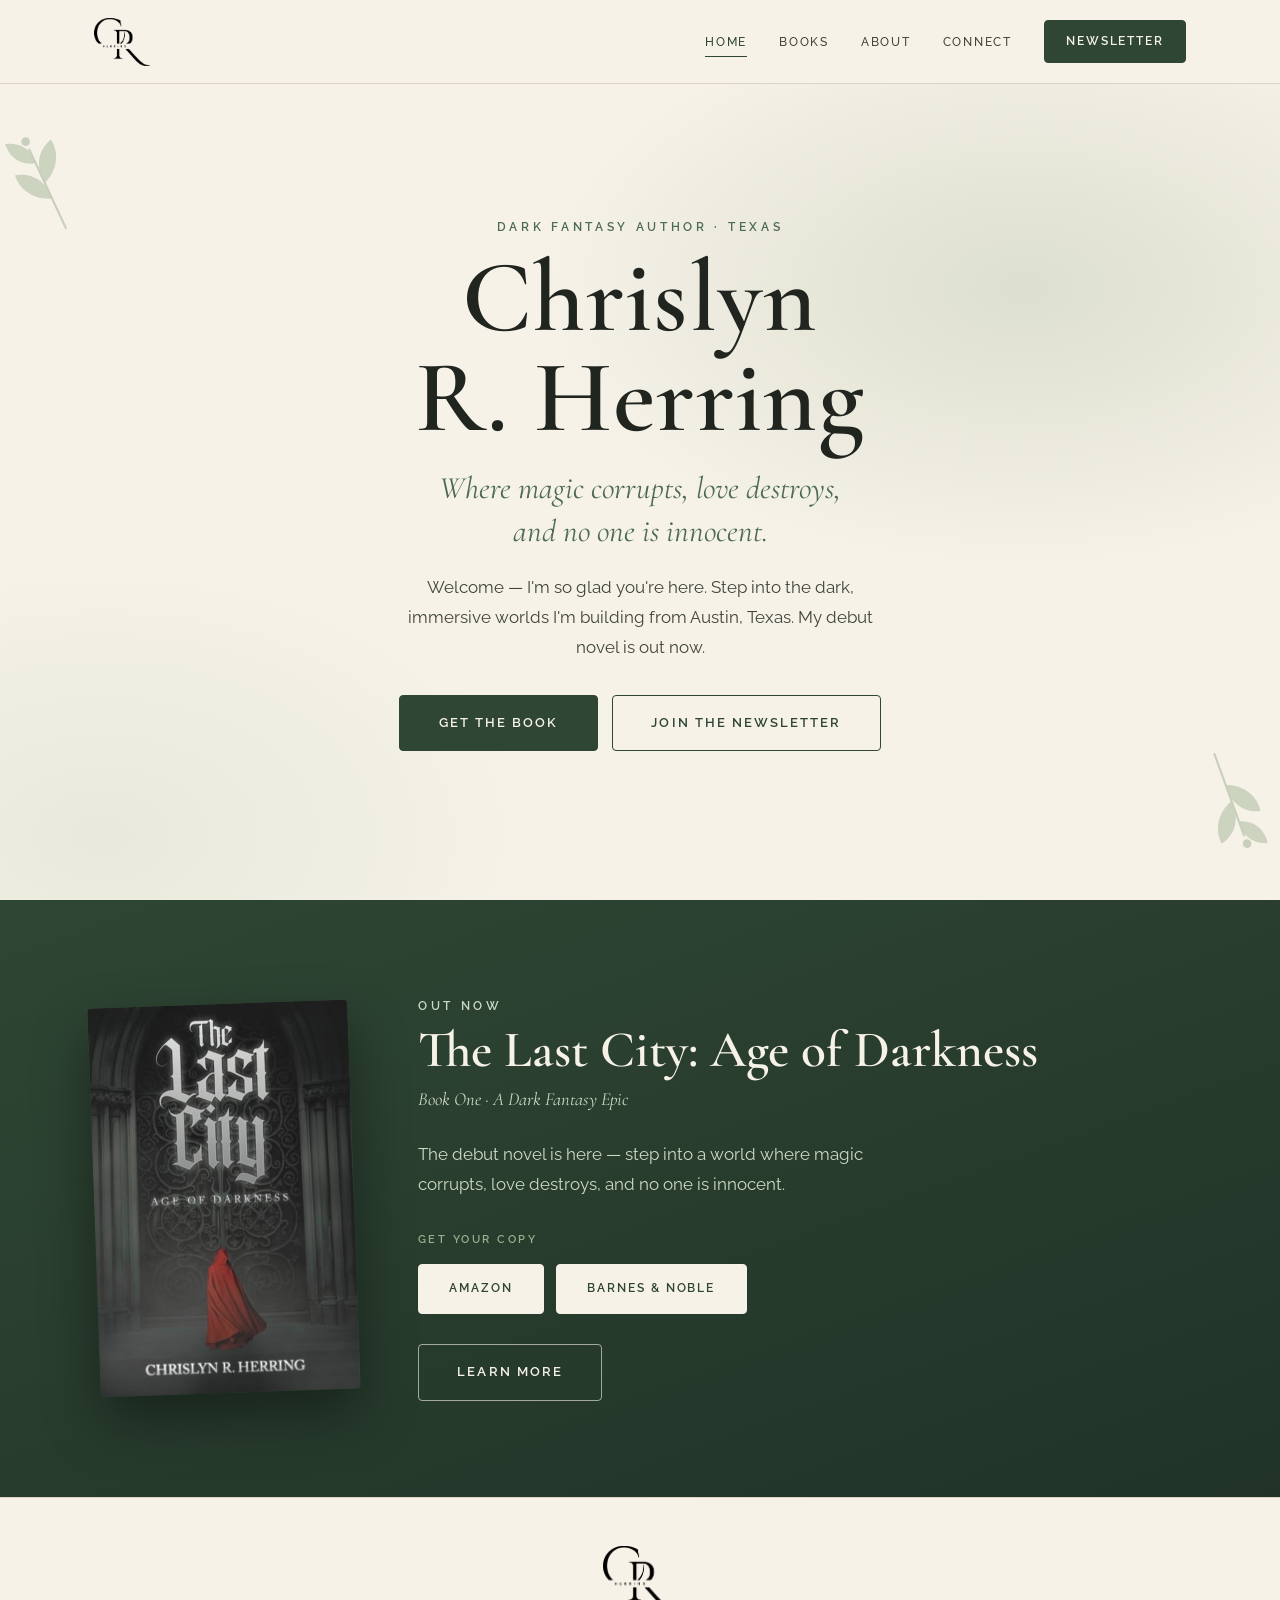
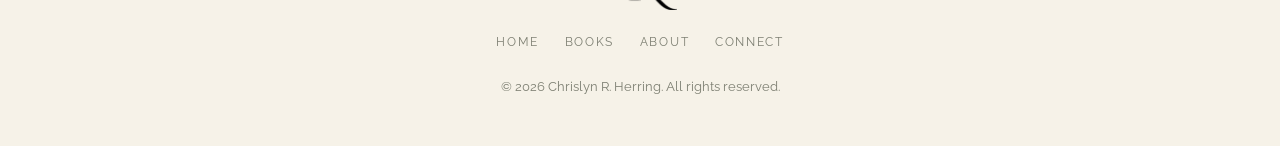
<file: index.html>
<!DOCTYPE html>
<html lang="en">
<head>
    <meta charset="UTF-8">
    <meta name="viewport" content="width=device-width, initial-scale=1.0">
    <meta name="description" content="Chrislyn R. Herring is a dark fantasy author from Texas. Her debut novel, The Last City: Age of Darkness, is out now — read it and join the newsletter.">
    <meta name="author" content="Chrislyn R. Herring">
    <meta property="og:title" content="Chrislyn R. Herring — Dark Fantasy Author">
    <meta property="og:description" content="Dark fantasy author from Texas. Her debut novel is out now — read it and join the newsletter.">
    <meta property="og:image" content="https://www.chrislynrherring.com/images/author.jpg">
    <meta property="og:type" content="website">
    <meta property="og:url" content="https://www.chrislynrherring.com/">
    <meta name="twitter:card" content="summary_large_image">
    <meta name="theme-color" content="#f6f2e8">
    <title>Chrislyn R. Herring — Dark Fantasy Author</title>
    <link rel="canonical" href="https://www.chrislynrherring.com/">
    <link rel="icon" type="image/png" href="images/favicon.png">
    <link rel="apple-touch-icon" href="images/apple-touch-icon.png">
    <link rel="preconnect" href="https://fonts.googleapis.com">
    <link rel="preconnect" href="https://fonts.gstatic.com" crossorigin>
    <link href="https://fonts.googleapis.com/css2?family=Cormorant+Garamond:ital,wght@0,400;0,500;0,600;1,400;1,500&family=Raleway:wght@300;400;500;600&display=swap" rel="stylesheet">
    <link rel="stylesheet" href="styles.css">
</head>
<body>

    <a href="#main" class="skip-link">Skip to content</a>

    <header class="nav" id="nav">
        <div class="nav__inner">
            <a href="index.html" class="nav__logo" aria-label="Chrislyn R. Herring — home">
                <img src="images/logo.png" alt="CR Herring monogram" class="nav__logo-img" width="605" height="519">
            </a>
            <button class="nav__toggle" id="navToggle" aria-label="Open menu" aria-expanded="false" aria-controls="navMenu"><span></span><span></span><span></span></button>
            <nav class="nav__menu" id="navMenu">
                <a href="index.html" class="nav__link nav__link--active">Home</a>
                <a href="books.html" class="nav__link">Books</a>
                <a href="about.html" class="nav__link">About</a>
                <a href="connect.html" class="nav__link">Connect</a>
                <a href="connect.html" class="btn btn--solid nav__cta">Newsletter</a>
            </nav>
        </div>
    </header>

    <main id="main">

    <!-- HERO: welcome -->
    <section class="hero">
        <svg class="hero__sprig hero__sprig--tl" viewBox="0 0 120 120" aria-hidden="true"><use href="#sprig"></use></svg>
        <svg class="hero__sprig hero__sprig--br" viewBox="0 0 120 120" aria-hidden="true"><use href="#sprig"></use></svg>
        <div class="hero__inner">
            <p class="eyebrow">Dark Fantasy Author &middot; Texas</p>
            <h1 class="hero__name">Chrislyn<br>R. Herring</h1>
            <p class="hero__tagline">Where magic corrupts, love destroys, and no one is innocent.</p>
            <p class="hero__intro">Welcome &mdash; I'm so glad you're here. Step into the dark, immersive worlds I'm building from Austin, Texas. My debut novel is out now.</p>
            <div class="hero__cta">
                <a href="books.html" class="btn btn--solid btn--lg">Get the Book</a>
                <a href="connect.html" class="btn btn--ghost btn--lg">Join the Newsletter</a>
            </div>
        </div>
    </section>

    <!-- HOME HIGHLIGHT: released book + buy links -->
    <section class="highlight">
        <div class="wrap highlight__inner">
            <div class="highlight__cover reveal">
                <a href="books.html"><img src="images/book-cover.jpg" alt="The Last City: Age of Darkness — book cover" width="464" height="695" loading="lazy"></a>
            </div>
            <div class="highlight__text reveal">
                <p class="eyebrow eyebrow--light">Out Now</p>
                <h2 class="highlight__title">The Last City: Age of Darkness</h2>
                <p class="highlight__sub">Book One &middot; A Dark Fantasy Epic</p>
                <p class="highlight__blurb">The debut novel is here &mdash; step into a world where magic corrupts, love destroys, and no one is innocent.</p>
                <div class="buylinks">
                    <p class="buylinks__label">Get your copy</p>
                    <div class="buylinks__row">
                        <a href="https://a.co/d/0ab5CdW2" class="btn buylink" target="_blank" rel="noopener">Amazon</a>
                        <a href="https://www.barnesandnoble.com/w/the-last-city-chrislyn-r-herring/1150711027?ean=9781637848234" class="btn buylink" target="_blank" rel="noopener">Barnes &amp; Noble</a>
                    </div>
                </div>
                <a href="books.html" class="btn btn--light btn--lg">Learn More</a>
            </div>
        </div>
    </section>

    </main>

    <footer class="footer">
        <div class="wrap footer__inner">
            <img src="images/logo.png" alt="CR Herring monogram" class="footer__logo" width="605" height="519">
            <nav class="footer__nav">
                <a href="index.html">Home</a>
                <a href="books.html">Books</a>
                <a href="about.html">About</a>
                <a href="connect.html">Connect</a>
            </nav>
            <p class="footer__copy">&copy; 2026 Chrislyn R. Herring. All rights reserved.</p>
        </div>
    </footer>

    <svg width="0" height="0" style="position:absolute" aria-hidden="true">
        <symbol id="sprig" viewBox="0 0 120 120">
            <g fill="none" stroke="currentColor" stroke-width="2" stroke-linecap="round">
                <path d="M60 110 C60 80 60 55 60 30"/>
                <path d="M60 80 C44 74 36 60 38 46 C54 50 62 64 60 80Z" fill="currentColor" stroke="none" opacity=".9"/>
                <path d="M60 64 C76 58 84 44 82 30 C66 34 58 48 60 64Z" fill="currentColor" stroke="none" opacity=".9"/>
                <path d="M60 44 C46 40 40 28 42 16 C56 20 62 32 60 44Z" fill="currentColor" stroke="none" opacity=".9"/>
                <circle cx="60" cy="22" r="4" fill="currentColor" stroke="none"/>
            </g>
        </symbol>
    </svg>

    <script src="script.js"></script>
</body>
</html>
</file>
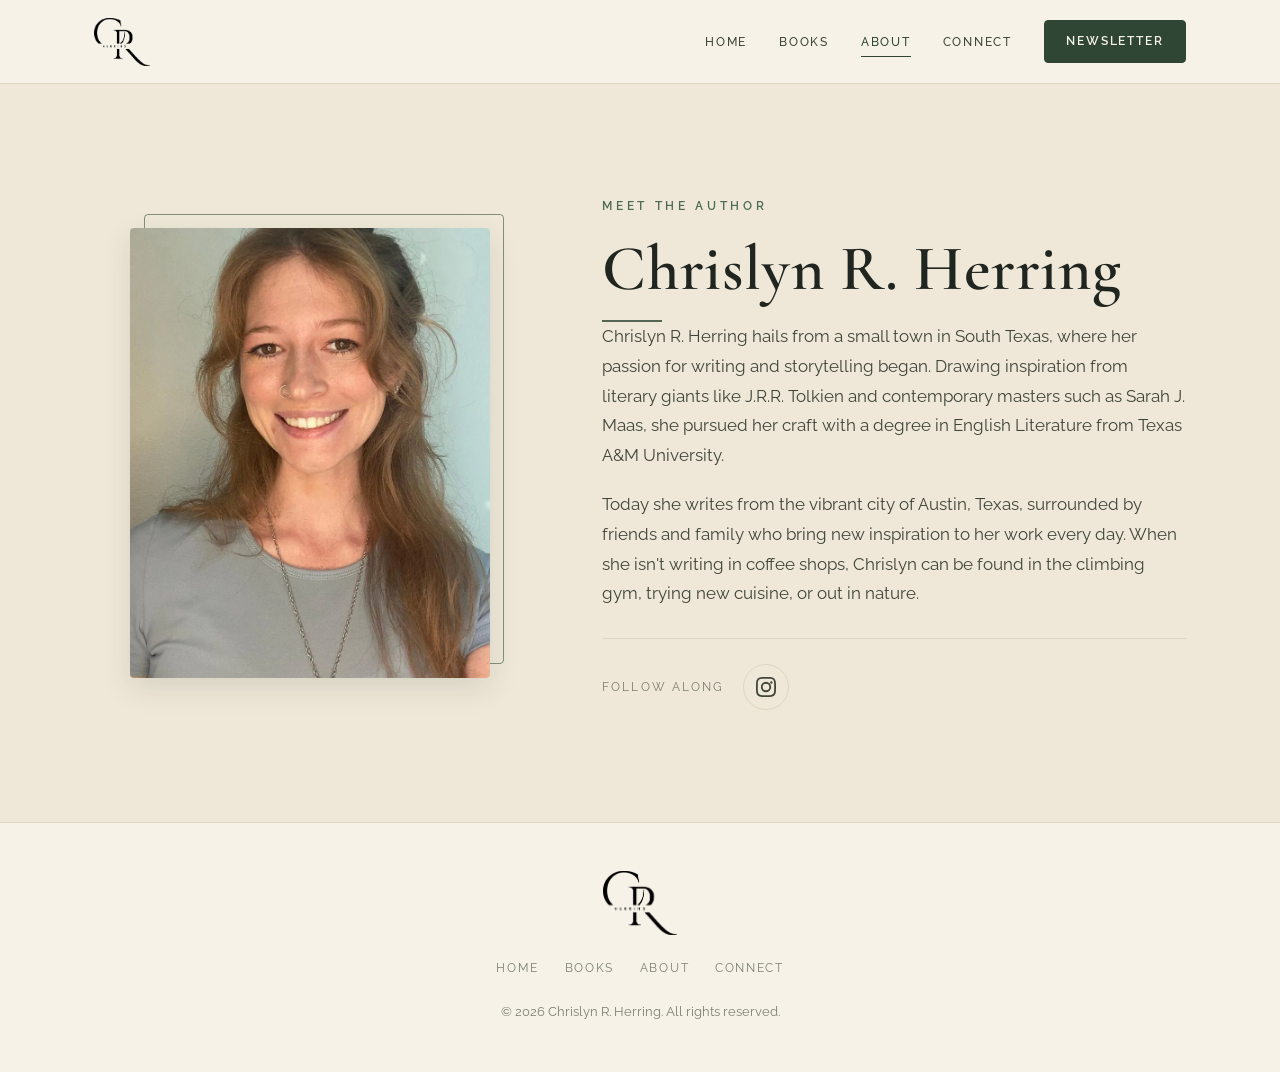
<file: about.html>
<!DOCTYPE html>
<html lang="en">
<head>
    <meta charset="UTF-8">
    <meta name="viewport" content="width=device-width, initial-scale=1.0">
    <meta name="description" content="Meet Chrislyn R. Herring — a dark fantasy author from Texas, writing from Austin.">
    <meta name="author" content="Chrislyn R. Herring">
    <meta property="og:title" content="About — Chrislyn R. Herring">
    <meta property="og:description" content="Meet Chrislyn R. Herring, dark fantasy author from Texas.">
    <meta property="og:image" content="https://www.chrislynrherring.com/images/author.jpg">
    <meta property="og:type" content="profile">
    <meta property="og:url" content="https://www.chrislynrherring.com/about.html">
    <meta name="twitter:card" content="summary_large_image">
    <meta name="theme-color" content="#f6f2e8">
    <title>About — Chrislyn R. Herring</title>
    <link rel="canonical" href="https://www.chrislynrherring.com/about.html">
    <link rel="icon" type="image/png" href="images/favicon.png">
    <link rel="apple-touch-icon" href="images/apple-touch-icon.png">
    <script type="application/ld+json">
    {
        "@context": "https://schema.org",
        "@type": "Person",
        "name": "Chrislyn R. Herring",
        "jobTitle": "Author",
        "description": "Dark fantasy author from Texas, writing from Austin.",
        "image": "https://www.chrislynrherring.com/images/author.jpg",
        "url": "https://www.chrislynrherring.com/about.html",
        "alumniOf": { "@type": "CollegeOrUniversity", "name": "Texas A&M University" },
        "sameAs": ["https://instagram.com/c.r.herring"]
    }
    </script>
    <link rel="preconnect" href="https://fonts.googleapis.com">
    <link rel="preconnect" href="https://fonts.gstatic.com" crossorigin>
    <link href="https://fonts.googleapis.com/css2?family=Cormorant+Garamond:ital,wght@0,400;0,500;0,600;1,400;1,500&family=Raleway:wght@300;400;500;600&display=swap" rel="stylesheet">
    <link rel="stylesheet" href="styles.css">
</head>
<body>

    <a href="#main" class="skip-link">Skip to content</a>

    <header class="nav" id="nav">
        <div class="nav__inner">
            <a href="index.html" class="nav__logo" aria-label="Chrislyn R. Herring — home">
                <img src="images/logo.png" alt="CR Herring monogram" class="nav__logo-img" width="605" height="519">
            </a>
            <button class="nav__toggle" id="navToggle" aria-label="Open menu" aria-expanded="false" aria-controls="navMenu"><span></span><span></span><span></span></button>
            <nav class="nav__menu" id="navMenu">
                <a href="index.html" class="nav__link">Home</a>
                <a href="books.html" class="nav__link">Books</a>
                <a href="about.html" class="nav__link nav__link--active">About</a>
                <a href="connect.html" class="nav__link">Connect</a>
                <a href="connect.html" class="btn btn--solid nav__cta">Newsletter</a>
            </nav>
        </div>
    </header>

    <main id="main">

    <section class="section about">
        <div class="wrap about__grid">
            <div class="about__photo reveal">
                <div class="about__frame">
                    <img src="images/author.jpg" alt="Chrislyn R. Herring" width="800" height="1135" loading="lazy">
                </div>
            </div>
            <div class="about__text reveal">
                <p class="eyebrow">Meet the Author</p>
                <h1 class="section__title section__title--left">Chrislyn R. Herring</h1>
                <span class="rule rule--left"></span>
                <p>Chrislyn R. Herring hails from a small town in South Texas, where her passion for writing and storytelling began. Drawing inspiration from literary giants like J.R.R. Tolkien and contemporary masters such as Sarah J. Maas, she pursued her craft with a degree in English Literature from Texas A&amp;M University.</p>
                <p>Today she writes from the vibrant city of Austin, Texas, surrounded by friends and family who bring new inspiration to her work every day. When she isn't writing in coffee shops, Chrislyn can be found in the climbing gym, trying new cuisine, or out in nature.</p>

                <div class="about__social">
                    <span class="about__social-label">Follow along</span>
                    <a href="https://instagram.com/c.r.herring" target="_blank" rel="noopener noreferrer" class="iconbtn" aria-label="Instagram">
                        <svg viewBox="0 0 24 24" fill="currentColor"><path d="M12 2.16c3.2 0 3.58.01 4.85.07 3.25.15 4.77 1.69 4.92 4.92.06 1.27.07 1.65.07 4.85s-.01 3.58-.07 4.85c-.15 3.23-1.66 4.77-4.92 4.92-1.27.06-1.64.07-4.85.07s-3.58-.01-4.85-.07c-3.26-.15-4.77-1.7-4.92-4.92-.06-1.27-.07-1.64-.07-4.85s.01-3.58.07-4.85C2.38 3.93 3.9 2.38 7.15 2.23 8.42 2.18 8.8 2.16 12 2.16M12 0C8.74 0 8.33.01 7.05.07 2.7.27.27 2.69.07 7.05.01 8.33 0 8.74 0 12s.01 3.67.07 4.95c.2 4.36 2.62 6.78 6.98 6.98C8.33 23.99 8.74 24 12 24s3.67-.01 4.95-.07c4.35-.2 6.78-2.62 6.98-6.98.06-1.28.07-1.69.07-4.95s-.01-3.67-.07-4.95c-.2-4.35-2.62-6.78-6.98-6.98C15.67.01 15.26 0 12 0zm0 5.84A6.16 6.16 0 1018.16 12 6.16 6.16 0 0012 5.84zM12 16a4 4 0 110-8 4 4 0 010 8zm6.41-10.85a1.44 1.44 0 100 2.88 1.44 1.44 0 000-2.88z"/></svg>
                    </a>
                </div>
            </div>
        </div>
    </section>

    </main>

    <footer class="footer">
        <div class="wrap footer__inner">
            <img src="images/logo.png" alt="CR Herring monogram" class="footer__logo" width="605" height="519">
            <nav class="footer__nav">
                <a href="index.html">Home</a>
                <a href="books.html">Books</a>
                <a href="about.html">About</a>
                <a href="connect.html">Connect</a>
            </nav>
            <p class="footer__copy">&copy; 2026 Chrislyn R. Herring. All rights reserved.</p>
        </div>
    </footer>

    <script src="script.js"></script>
</body>
</html>
</file>
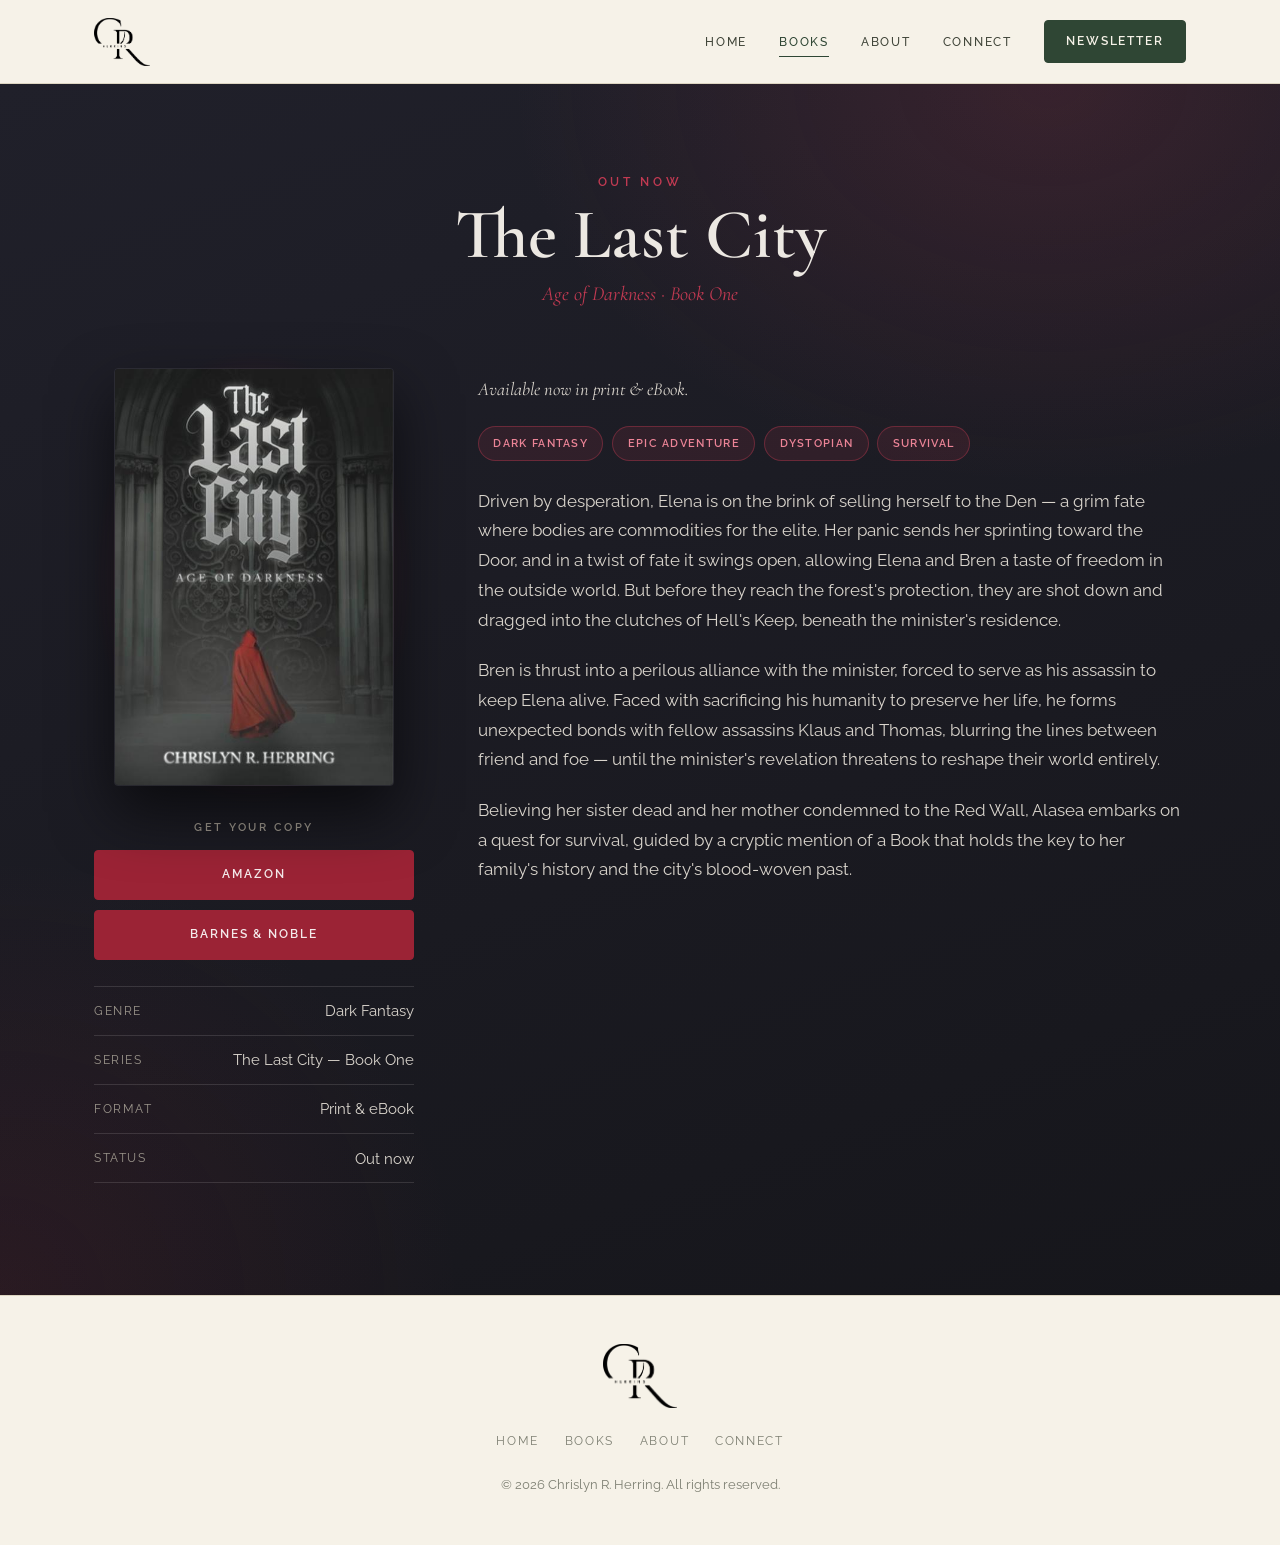
<file: books.html>
<!DOCTYPE html>
<html lang="en">
<head>
    <meta charset="UTF-8">
    <meta name="viewport" content="width=device-width, initial-scale=1.0">
    <meta name="description" content="The Last City: Age of Darkness — the debut dark fantasy novel by Chrislyn R. Herring. Out now in print & eBook.">
    <meta name="author" content="Chrislyn R. Herring">
    <meta property="og:title" content="The Last City: Age of Darkness — Chrislyn R. Herring">
    <meta property="og:description" content="A dark fantasy epic. Out now in print & eBook.">
    <meta property="og:image" content="https://www.chrislynrherring.com/images/book-cover.jpg">
    <meta property="og:type" content="book">
    <meta property="og:url" content="https://www.chrislynrherring.com/books.html">
    <meta name="twitter:card" content="summary_large_image">
    <meta name="theme-color" content="#f6f2e8">
    <title>Books — Chrislyn R. Herring</title>
    <link rel="canonical" href="https://www.chrislynrherring.com/books.html">
    <link rel="icon" type="image/png" href="images/favicon.png">
    <link rel="apple-touch-icon" href="images/apple-touch-icon.png">
    <script type="application/ld+json">
    {
        "@context": "https://schema.org",
        "@type": "Book",
        "name": "The Last City: Age of Darkness",
        "bookFormat": "https://schema.org/Hardcover",
        "genre": "Dark Fantasy",
        "isPartOf": { "@type": "BookSeries", "name": "The Last City", "position": 1 },
        "image": "https://www.chrislynrherring.com/images/book-cover.jpg",
        "url": "https://www.chrislynrherring.com/books.html",
        "author": {
            "@type": "Person",
            "name": "Chrislyn R. Herring",
            "url": "https://www.chrislynrherring.com/about.html"
        }
    }
    </script>
    <link rel="preconnect" href="https://fonts.googleapis.com">
    <link rel="preconnect" href="https://fonts.gstatic.com" crossorigin>
    <link href="https://fonts.googleapis.com/css2?family=Cormorant+Garamond:ital,wght@0,400;0,500;0,600;1,400;1,500&family=Raleway:wght@300;400;500;600&display=swap" rel="stylesheet">
    <link rel="stylesheet" href="styles.css">
</head>
<body>

    <a href="#main" class="skip-link">Skip to content</a>

    <header class="nav" id="nav">
        <div class="nav__inner">
            <a href="index.html" class="nav__logo" aria-label="Chrislyn R. Herring — home">
                <img src="images/logo.png" alt="CR Herring monogram" class="nav__logo-img" width="605" height="519">
            </a>
            <button class="nav__toggle" id="navToggle" aria-label="Open menu" aria-expanded="false" aria-controls="navMenu"><span></span><span></span><span></span></button>
            <nav class="nav__menu" id="navMenu">
                <a href="index.html" class="nav__link">Home</a>
                <a href="books.html" class="nav__link nav__link--active">Books</a>
                <a href="about.html" class="nav__link">About</a>
                <a href="connect.html" class="nav__link">Connect</a>
                <a href="connect.html" class="btn btn--solid nav__cta">Newsletter</a>
            </nav>
        </div>
    </header>

    <main id="main">

    <section class="release" id="release">
        <div class="wrap release__inner">
            <header class="release__head reveal">
                <p class="eyebrow eyebrow--crimson">Out Now</p>
                <h1 class="release__title">The Last City</h1>
                <p class="release__sub">Age of Darkness &middot; Book One</p>
            </header>

            <div class="release__grid">
                <div class="release__cover-col reveal">
                    <div class="release__cover-wrap">
                        <img src="images/book-cover.jpg" alt="The Last City: Age of Darkness — book cover" class="release__cover" width="464" height="695">
                    </div>
                    <div class="buylinks buylinks--stack">
                        <p class="buylinks__label">Get your copy</p>
                        <a href="https://a.co/d/0ab5CdW2" class="btn btn--crimson btn--block" target="_blank" rel="noopener">Amazon</a>
                        <a href="https://www.barnesandnoble.com/w/the-last-city-chrislyn-r-herring/1150711027?ean=9781637848234" class="btn btn--crimson btn--block" target="_blank" rel="noopener">Barnes &amp; Noble</a>
                    </div>
                    <ul class="release__meta">
                        <li><span>Genre</span>Dark Fantasy</li>
                        <li><span>Series</span>The Last City &mdash; Book One</li>
                        <li><span>Format</span>Print &amp; eBook</li>
                        <li><span>Status</span>Out now</li>
                    </ul>
                </div>

                <div class="release__body reveal">
                    <p class="release__date">Available now in print &amp; eBook.</p>

                    <div class="tags tags--crimson">
                        <span class="tag">Dark Fantasy</span>
                        <span class="tag">Epic Adventure</span>
                        <span class="tag">Dystopian</span>
                        <span class="tag">Survival</span>
                    </div>

                    <p>Driven by desperation, Elena is on the brink of selling herself to the Den &mdash; a grim fate where bodies are commodities for the elite. Her panic sends her sprinting toward the Door, and in a twist of fate it swings open, allowing Elena and Bren a taste of freedom in the outside world. But before they reach the forest's protection, they are shot down and dragged into the clutches of Hell's Keep, beneath the minister's residence.</p>

                    <p>Bren is thrust into a perilous alliance with the minister, forced to serve as his assassin to keep Elena alive. Faced with sacrificing his humanity to preserve her life, he forms unexpected bonds with fellow assassins Klaus and Thomas, blurring the lines between friend and foe &mdash; until the minister's revelation threatens to reshape their world entirely.</p>

                    <p>Believing her sister dead and her mother condemned to the Red Wall, Alasea embarks on a quest for survival, guided by a cryptic mention of a Book that holds the key to her family's history and the city's blood-woven past.</p>
                </div>
            </div>
        </div>
    </section>

    </main>

    <footer class="footer">
        <div class="wrap footer__inner">
            <img src="images/logo.png" alt="CR Herring monogram" class="footer__logo" width="605" height="519">
            <nav class="footer__nav">
                <a href="index.html">Home</a>
                <a href="books.html">Books</a>
                <a href="about.html">About</a>
                <a href="connect.html">Connect</a>
            </nav>
            <p class="footer__copy">&copy; 2026 Chrislyn R. Herring. All rights reserved.</p>
        </div>
    </footer>

    <script src="script.js"></script>
</body>
</html>
</file>
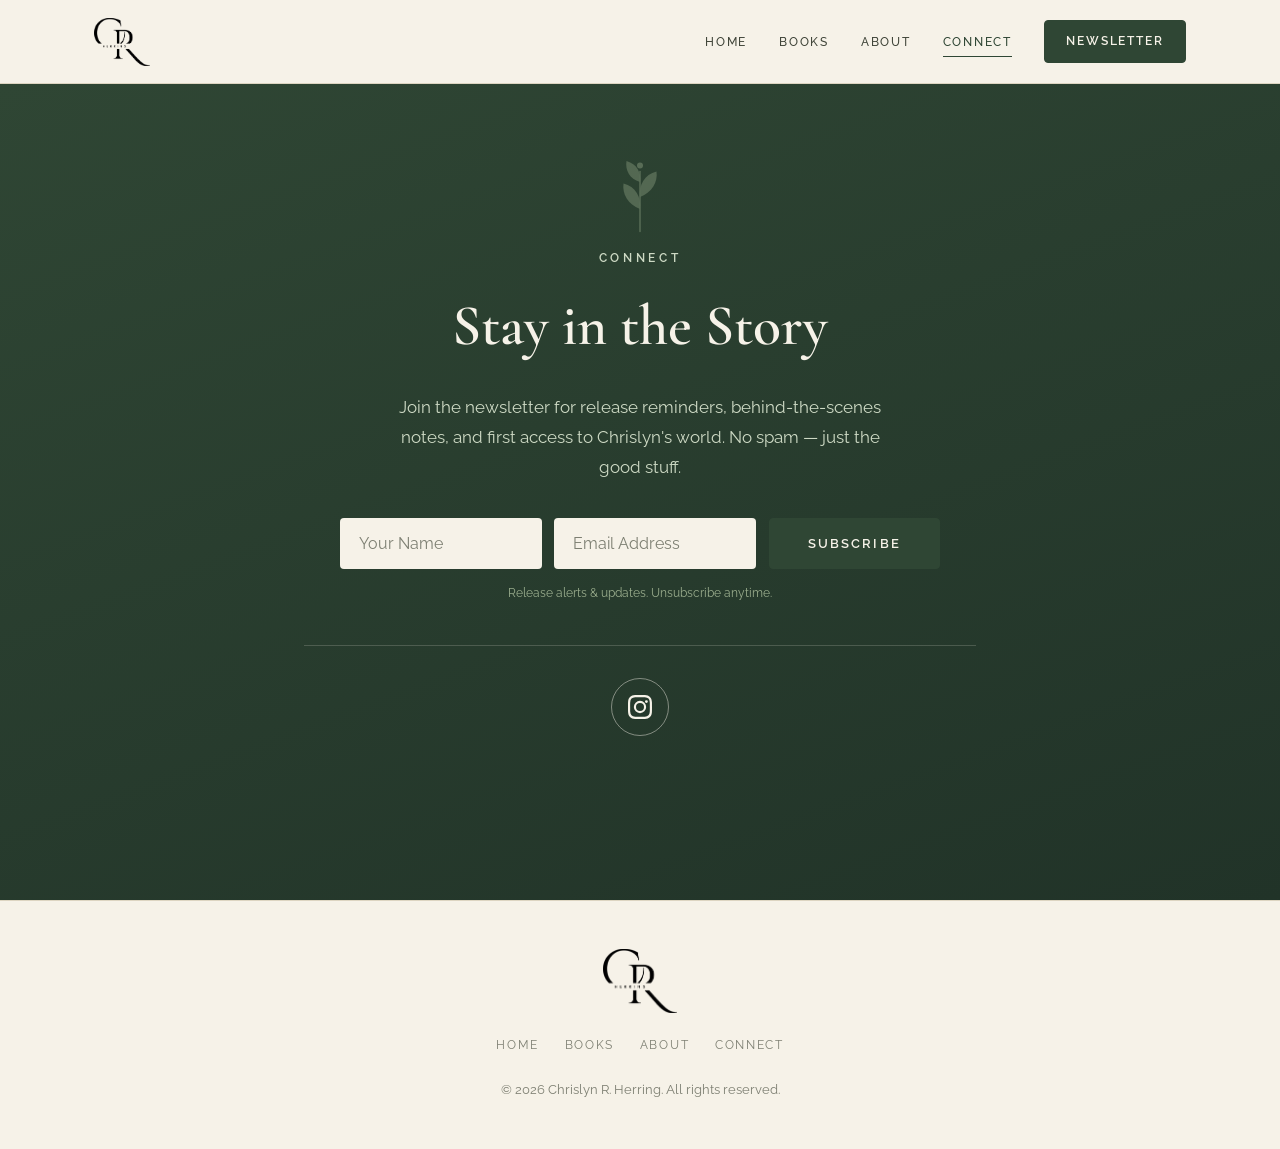
<file: connect.html>
<!DOCTYPE html>
<html lang="en">
<head>
    <meta charset="UTF-8">
    <meta name="viewport" content="width=device-width, initial-scale=1.0">
    <meta name="description" content="Connect with Chrislyn R. Herring — join the newsletter for release reminders and updates, and follow on Instagram and TikTok.">
    <meta name="author" content="Chrislyn R. Herring">
    <meta property="og:title" content="Connect — Chrislyn R. Herring">
    <meta property="og:description" content="Join the newsletter for release reminders and updates.">
    <meta property="og:image" content="https://www.chrislynrherring.com/images/author.jpg">
    <meta property="og:type" content="website">
    <meta property="og:url" content="https://www.chrislynrherring.com/connect.html">
    <meta name="twitter:card" content="summary_large_image">
    <meta name="theme-color" content="#f6f2e8">
    <title>Connect — Chrislyn R. Herring</title>
    <link rel="canonical" href="https://www.chrislynrherring.com/connect.html">
    <link rel="icon" type="image/png" href="images/favicon.png">
    <link rel="apple-touch-icon" href="images/apple-touch-icon.png">
    <link rel="preconnect" href="https://fonts.googleapis.com">
    <link rel="preconnect" href="https://fonts.gstatic.com" crossorigin>
    <link href="https://fonts.googleapis.com/css2?family=Cormorant+Garamond:ital,wght@0,400;0,500;0,600;1,400;1,500&family=Raleway:wght@300;400;500;600&display=swap" rel="stylesheet">
    <link rel="stylesheet" href="styles.css">
</head>
<body>

    <a href="#main" class="skip-link">Skip to content</a>

    <header class="nav" id="nav">
        <div class="nav__inner">
            <a href="index.html" class="nav__logo" aria-label="Chrislyn R. Herring — home">
                <img src="images/logo.png" alt="CR Herring monogram" class="nav__logo-img" width="605" height="519">
            </a>
            <button class="nav__toggle" id="navToggle" aria-label="Open menu" aria-expanded="false" aria-controls="navMenu"><span></span><span></span><span></span></button>
            <nav class="nav__menu" id="navMenu">
                <a href="index.html" class="nav__link">Home</a>
                <a href="books.html" class="nav__link">Books</a>
                <a href="about.html" class="nav__link">About</a>
                <a href="connect.html" class="nav__link nav__link--active">Connect</a>
                <a href="connect.html" class="btn btn--solid nav__cta">Newsletter</a>
            </nav>
        </div>
    </header>

    <main id="main">

    <section class="connect">
        <svg class="connect__sprig" viewBox="0 0 120 120" aria-hidden="true"><use href="#sprig"></use></svg>
        <div class="wrap connect__inner reveal">
            <p class="eyebrow eyebrow--light">Connect</p>
            <h1 class="connect__title">Stay in the Story</h1>
            <p class="connect__sub">Join the newsletter for release reminders, behind-the-scenes notes, and first access to Chrislyn's world. No spam &mdash; just the good stuff.</p>

            <form class="signup" novalidate>
                <input type="text" name="name" placeholder="Your Name" aria-label="Your Name" required>
                <input type="email" name="email" placeholder="Email Address" aria-label="Email Address" required>
                <button type="submit" class="btn btn--solid btn--lg">Subscribe</button>
            </form>
            <p class="signup__note">Release alerts &amp; updates. Unsubscribe anytime.</p>

            <div class="connect__social">
                <a href="https://instagram.com/c.r.herring" target="_blank" rel="noopener noreferrer" class="iconbtn iconbtn--lg iconbtn--light" aria-label="Instagram">
                    <svg viewBox="0 0 24 24" fill="currentColor"><path d="M12 2.16c3.2 0 3.58.01 4.85.07 3.25.15 4.77 1.69 4.92 4.92.06 1.27.07 1.65.07 4.85s-.01 3.58-.07 4.85c-.15 3.23-1.66 4.77-4.92 4.92-1.27.06-1.64.07-4.85.07s-3.58-.01-4.85-.07c-3.26-.15-4.77-1.7-4.92-4.92-.06-1.27-.07-1.64-.07-4.85s.01-3.58.07-4.85C2.38 3.93 3.9 2.38 7.15 2.23 8.42 2.18 8.8 2.16 12 2.16M12 0C8.74 0 8.33.01 7.05.07 2.7.27.27 2.69.07 7.05.01 8.33 0 8.74 0 12s.01 3.67.07 4.95c.2 4.36 2.62 6.78 6.98 6.98C8.33 23.99 8.74 24 12 24s3.67-.01 4.95-.07c4.35-.2 6.78-2.62 6.98-6.98.06-1.28.07-1.69.07-4.95s-.01-3.67-.07-4.95c-.2-4.35-2.62-6.78-6.98-6.98C15.67.01 15.26 0 12 0zm0 5.84A6.16 6.16 0 1018.16 12 6.16 6.16 0 0012 5.84zM12 16a4 4 0 110-8 4 4 0 010 8zm6.41-10.85a1.44 1.44 0 100 2.88 1.44 1.44 0 000-2.88z"/></svg>
                </a>
            </div>
        </div>
    </section>

    </main>

    <footer class="footer">
        <div class="wrap footer__inner">
            <img src="images/logo.png" alt="CR Herring monogram" class="footer__logo" width="605" height="519">
            <nav class="footer__nav">
                <a href="index.html">Home</a>
                <a href="books.html">Books</a>
                <a href="about.html">About</a>
                <a href="connect.html">Connect</a>
            </nav>
            <p class="footer__copy">&copy; 2026 Chrislyn R. Herring. All rights reserved.</p>
        </div>
    </footer>

    <svg width="0" height="0" style="position:absolute" aria-hidden="true">
        <symbol id="sprig" viewBox="0 0 120 120">
            <g fill="none" stroke="currentColor" stroke-width="2" stroke-linecap="round">
                <path d="M60 110 C60 80 60 55 60 30"/>
                <path d="M60 80 C44 74 36 60 38 46 C54 50 62 64 60 80Z" fill="currentColor" stroke="none" opacity=".9"/>
                <path d="M60 64 C76 58 84 44 82 30 C66 34 58 48 60 64Z" fill="currentColor" stroke="none" opacity=".9"/>
                <path d="M60 44 C46 40 40 28 42 16 C56 20 62 32 60 44Z" fill="currentColor" stroke="none" opacity=".9"/>
                <circle cx="60" cy="22" r="4" fill="currentColor" stroke="none"/>
            </g>
        </symbol>
    </svg>

    <script src="script.js"></script>
</body>
</html>
</file>
<file: styles.css>
/* =========================================================
   CHRISLYN R. HERRING — Author Site (multi-page)
   Aesthetic: "forest whimsical" — cream base, forest green,
   literary serif headings, botanical accents.
   The book gets its own dark / crimson world on books.html.
   ========================================================= */

/* ---- Design tokens ---- */
:root {
    /* Greens (from the provided palette) */
    --forest:      #2f4634;   /* PRIMARY accent — one-line swap */
    --forest-deep: #213328;
    --jade:        #4d6b54;
    --moss:        #6f8466;
    --sage:        #9bae8e;
    --mint:        #cdd9c4;

    /* Neutrals / cream */
    --cream:   #f6f2e8;
    --cream-2: #efe8d8;
    --sand:    #e7dfca;
    --ink:     #20251f;
    --body:    #404539;
    --muted:   #7d7f72;
    --line:    #ddd5c1;

    /* Type */
    --serif: 'Cormorant Garamond', Georgia, serif;
    --sans:  'Raleway', system-ui, -apple-system, sans-serif;

    --maxw: 1140px;
    --navh: 84px;
    --radius: 4px;
    --shadow:    0 10px 30px rgba(33,51,40,.12);
    --shadow-lg: 0 22px 55px rgba(33,51,40,.22);
    --ease: cubic-bezier(.22,.61,.36,1);
}

/* ---- Reset ---- */
*,*::before,*::after { box-sizing: border-box; margin: 0; padding: 0; }
html { scroll-behavior: smooth; -webkit-text-size-adjust: 100%; }
img { max-width: 100%; height: auto; display: block; }
a { color: inherit; text-decoration: none; }
ul { list-style: none; }

body {
    font-family: var(--sans);
    font-size: 1.0625rem;
    line-height: 1.75;
    color: var(--body);
    background: var(--cream);
    padding-top: var(--navh);          /* clear the fixed nav on every page */
    -webkit-font-smoothing: antialiased;
    overflow-x: hidden;
}

/* ---- Helpers ---- */
.skip-link {
    position: absolute; left: -9999px; top: 0; z-index: 200;
    padding: .8rem 1.4rem; background: var(--forest); color: var(--cream);
    font-size: .8rem; letter-spacing: .1em; text-transform: uppercase;
}
.skip-link:focus { left: 0; }

.wrap { width: 100%; max-width: var(--maxw); margin: 0 auto; padding: 0 1.5rem; }
.section { padding: clamp(4rem, 9vw, 7rem) 0; }

.eyebrow {
    font-family: var(--sans); font-size: .72rem; font-weight: 600;
    letter-spacing: .32em; text-transform: uppercase; color: var(--jade);
}
.eyebrow--light { color: var(--mint); }
.eyebrow--crimson { color: var(--r-crimson, #c23a52); }

.section__head { text-align: center; margin-bottom: clamp(2.5rem, 5vw, 4rem); }
.section__title {
    font-family: var(--serif); font-weight: 600;
    font-size: clamp(2.4rem, 6vw, 4rem); line-height: 1.05; color: var(--ink);
    margin-top: .4rem; letter-spacing: .01em;
}
.section__title--left { text-align: left; }
.section__sub { font-family: var(--serif); font-style: italic; font-size: 1.25rem; color: var(--moss); margin-top: .4rem; }
.rule { display: block; width: 60px; height: 2px; background: var(--forest); margin: 1.1rem auto 0; opacity: .8; }
.rule--left { margin-left: 0; }

/* ---- Buttons ---- */
.btn {
    display: inline-flex; align-items: center; justify-content: center;
    font-family: var(--sans); font-size: .76rem; font-weight: 600;
    letter-spacing: .16em; text-transform: uppercase;
    padding: .85rem 1.9rem; border: 1.5px solid var(--forest); border-radius: var(--radius);
    cursor: pointer; transition: transform .25s var(--ease), background .25s, color .25s, box-shadow .25s;
}
.btn--solid { background: var(--forest); color: var(--cream); }
.btn--solid:hover { background: var(--forest-deep); border-color: var(--forest-deep); transform: translateY(-2px); box-shadow: var(--shadow); }
.btn--ghost { background: transparent; color: var(--forest); }
.btn--ghost:hover { background: var(--forest); color: var(--cream); transform: translateY(-2px); }
.btn--lg { padding: 1rem 2.4rem; font-size: .8rem; }
.btn--block { width: 100%; }
.btn--light { border-color: rgba(246,242,232,.6); color: var(--cream); }
.btn--light:hover { background: var(--cream); color: var(--forest); border-color: var(--cream); }
.btn--crimson { background: #9b2335; color: #f4e9ea; border-color: #9b2335; }
.btn--crimson:hover { background: #7d1b29; border-color: #7d1b29; transform: translateY(-2px); box-shadow: 0 10px 30px rgba(0,0,0,.4); }

/* ---- Icon buttons (social) ---- */
.iconbtn {
    display: inline-flex; align-items: center; justify-content: center;
    width: 46px; height: 46px; border-radius: 50%;
    border: 1.5px solid var(--line); color: var(--body); transition: all .25s var(--ease);
}
.iconbtn svg { width: 20px; height: 20px; }
.iconbtn:hover { background: var(--forest); border-color: var(--forest); color: var(--cream); transform: translateY(-2px); }
.iconbtn--lg { width: 58px; height: 58px; }
.iconbtn--lg svg { width: 24px; height: 24px; }
.iconbtn--light { border-color: rgba(246,242,232,.45); color: var(--cream); }
.iconbtn--light:hover { background: var(--cream); border-color: var(--cream); color: var(--forest); }

/* =========================================================
   NAV (solid on every page)
   ========================================================= */
.nav {
    position: fixed; inset: 0 0 auto 0; height: var(--navh); z-index: 100;
    background: rgba(246,242,232,.95); backdrop-filter: blur(10px);
    border-bottom: 1px solid var(--line); transition: box-shadow .3s;
}
.nav.scrolled { box-shadow: 0 2px 16px rgba(33,51,40,.08); }
.nav__inner {
    max-width: var(--maxw); margin: 0 auto; height: 100%;
    display: flex; align-items: center; justify-content: space-between; padding: 0 1.5rem;
}
.nav__logo-img { height: 48px; width: auto; }
.nav__menu { display: flex; align-items: center; gap: 2rem; }
.nav__link {
    font-size: .78rem; font-weight: 500; letter-spacing: .14em;
    text-transform: uppercase; color: var(--body); position: relative;
}
.nav__link::after {
    content: ""; position: absolute; left: 0; bottom: -5px; width: 0; height: 1.5px;
    background: var(--forest); transition: width .3s var(--ease);
}
.nav__link:hover { color: var(--forest); }
.nav__link:hover::after, .nav__link--active::after { width: 100%; }
.nav__link--active { color: var(--forest); }
.nav__cta { padding: .6rem 1.3rem; }
.nav__cta::after { display: none; }

.nav__toggle { display: none; flex-direction: column; gap: 5px; width: 40px; height: 40px;
    background: none; border: none; cursor: pointer; align-items: center; justify-content: center; z-index: 101; }
.nav__toggle span { width: 24px; height: 2px; background: var(--ink); transition: all .3s var(--ease); }
.nav__toggle.open span:nth-child(1) { transform: translateY(7px) rotate(45deg); }
.nav__toggle.open span:nth-child(2) { opacity: 0; }
.nav__toggle.open span:nth-child(3) { transform: translateY(-7px) rotate(-45deg); }

@media (max-width: 860px) {
    .nav__toggle { display: flex; }
    .nav__logo { position: relative; z-index: 101; }
    .nav__menu {
        position: fixed; top: 0; left: 0; right: 0;
        height: 100vh; height: 100dvh;
        flex-direction: column; justify-content: center; align-items: center; gap: 2.2rem;
        background: var(--cream);
        opacity: 0; visibility: hidden; transform: translateY(-6px);
        transition: opacity .3s var(--ease), transform .3s var(--ease), visibility .3s;
    }
    .nav__menu.open { opacity: 1; visibility: visible; transform: none; }
    .nav__link { font-size: 1.35rem; letter-spacing: .18em; }
    .nav__cta { margin-top: 1rem; font-size: .8rem; padding: .9rem 2.2rem; }
    body.menu-open { overflow: hidden; }
}

/* =========================================================
   HOME HERO
   ========================================================= */
.hero {
    position: relative; min-height: calc(100vh - var(--navh));
    display: flex; align-items: center; padding: 4rem 0 5rem; overflow: hidden;
    background:
        radial-gradient(55% 50% at 80% 25%, rgba(155,174,142,.28), transparent 70%),
        radial-gradient(50% 50% at 8% 92%, rgba(205,217,196,.34), transparent 70%),
        var(--cream);
}
.hero__sprig { position: absolute; width: 130px; height: 130px; color: var(--sage); opacity: .5; }
.hero__sprig--tl { top: 30px; left: -22px; transform: rotate(-25deg); }
.hero__sprig--br { bottom: 30px; right: -18px; transform: rotate(160deg); }

.hero__inner {
    width: 100%; max-width: 800px; margin: 0 auto; padding: 0 1.5rem;
    display: flex; flex-direction: column; align-items: center; text-align: center;
    position: relative; z-index: 2;
}
.hero__name {
    font-family: var(--serif); font-weight: 600;
    font-size: clamp(3.4rem, 9vw, 6.4rem); line-height: .98; color: var(--ink);
    letter-spacing: .01em; margin: .6rem 0 1.2rem;
}
.hero__tagline {
    font-family: var(--serif); font-style: italic;
    font-size: clamp(1.3rem, 3vw, 1.95rem); color: var(--jade);
    line-height: 1.4; max-width: 32ch; margin: 0 auto 1.2rem;
}
.hero__intro { max-width: 50ch; color: var(--body); margin: 0 auto 2rem; }
.hero__cta { display: flex; flex-wrap: wrap; justify-content: center; gap: .9rem; }
@media (max-width: 860px) { .hero__name { font-size: clamp(3rem, 13vw, 4.6rem); } }

/* =========================================================
   HOME — UPCOMING BOOK HIGHLIGHT (forest band, links to books.html)
   ========================================================= */
.highlight {
    background: linear-gradient(160deg, var(--forest) 0%, var(--forest-deep) 100%);
    color: var(--cream); padding: clamp(3.5rem, 8vw, 6rem) 0;
}
.highlight__inner { display: grid; grid-template-columns: 260px 1fr; gap: clamp(2rem, 5vw, 4rem); align-items: center; }
.highlight__cover img {
    width: 100%; max-width: 260px; margin: 0 auto; border-radius: var(--radius);
    box-shadow: 0 24px 55px rgba(0,0,0,.4); transform: rotate(-2deg); transition: transform .5s var(--ease);
}
.highlight__cover img:hover { transform: rotate(0) scale(1.02); }
.highlight__title { font-family: var(--serif); font-weight: 600; font-size: clamp(2rem, 5vw, 3.2rem); color: var(--cream); margin: .5rem 0 .3rem; line-height: 1.05; }
.highlight__sub { font-family: var(--serif); font-style: italic; font-size: 1.15rem; color: var(--mint); margin-bottom: 1.6rem; }
.highlight__date { font-family: var(--serif); font-style: italic; font-size: 1.1rem; color: var(--mint); margin: 1.2rem 0 1.6rem; }
.highlight__blurb { color: var(--mint); max-width: 46ch; margin: 0 0 1.9rem; }

/* Buy links (where to buy the book) */
.buylinks { margin-bottom: 1.9rem; }
.buylinks__label { font-size: .7rem; font-weight: 600; letter-spacing: .22em; text-transform: uppercase; color: var(--sage); margin-bottom: .85rem; }
.buylinks__row { display: flex; flex-wrap: wrap; gap: .7rem; }
.buylink { background: var(--cream); color: var(--forest); border-color: var(--cream); }
.buylink:hover { background: var(--mint); border-color: var(--mint); color: var(--forest-deep); transform: translateY(-2px); box-shadow: var(--shadow); }

/* Stacked variant (books page cover column) */
.buylinks--stack { display: flex; flex-direction: column; gap: .6rem; margin-bottom: 1.6rem; }
.buylinks--stack .buylinks__label { margin-bottom: .15rem; }
.release .buylinks__label { color: var(--r-muted); }

@media (max-width: 760px) {
    .highlight__inner { grid-template-columns: 1fr; text-align: center; gap: 2.2rem; }
    .highlight .countdown { justify-content: center; }
    .highlight__blurb { margin-left: auto; margin-right: auto; }
    .highlight .buylinks__row { justify-content: center; }
}

/* =========================================================
   COUNTDOWN (works on dark green & on the dark book page)
   ========================================================= */
.countdown { display: flex; flex-wrap: wrap; gap: clamp(.55rem, 2.5vw, 1.4rem); }
.countdown__cell {
    display: flex; flex-direction: column; align-items: center; min-width: 66px;
    padding: .85rem .5rem; border: 1px solid rgba(246,242,232,.18);
    border-radius: var(--radius); background: rgba(255,255,255,.04);
}
.countdown__num { font-family: var(--serif); font-weight: 600; font-size: clamp(2rem, 6vw, 3rem); line-height: 1; color: var(--cream); }
.countdown__lbl { font-size: .64rem; letter-spacing: .2em; text-transform: uppercase; color: var(--mint); margin-top: .5rem; }
.countdown__done { font-family: var(--serif); font-style: italic; font-size: clamp(1.6rem, 4vw, 2.2rem); color: var(--cream); }
.release .countdown__done { color: var(--r-head); }

/* =========================================================
   BOOKS PAGE — the book's own dark / crimson world
   ========================================================= */
.release {
    --r-crimson:  #c23a52;
    --r-text:     #d9d4cc;
    --r-head:     #ece8e2;
    --r-muted:    #9c968c;
    --r-line:     rgba(232,228,223,.14);

    /* clip, not hidden: an overflow-hidden ancestor disables the sticky cover column */
    position: relative; overflow: hidden; overflow: clip; color: var(--r-text);
    padding: clamp(3rem, 7vw, 5.5rem) 0 clamp(4rem, 9vw, 7rem);
    background:
        radial-gradient(70% 55% at 82% 0%, rgba(194,58,82,.16), transparent 60%),
        radial-gradient(60% 60% at 0% 100%, rgba(155,35,53,.13), transparent 60%),
        linear-gradient(160deg, #20202a 0%, #16161b 100%);
}
.release__head { text-align: center; margin-bottom: clamp(2.5rem, 5vw, 3.5rem); }
.release__title { font-family: var(--serif); font-weight: 600; font-size: clamp(2.6rem, 7vw, 4.4rem); line-height: 1.02; color: var(--r-head); margin-top: .4rem; }
.release__sub { font-family: var(--serif); font-style: italic; font-size: 1.25rem; color: var(--r-crimson); margin-top: .4rem; }

.release__grid { display: grid; grid-template-columns: 320px 1fr; gap: clamp(2rem, 5vw, 4.5rem); align-items: start; }
.release__cover-col { position: sticky; top: calc(var(--navh) + 24px); text-align: center; }
.release__cover-wrap { position: relative; display: inline-block; margin-bottom: 1.4rem; }
.release__cover-wrap::after {
    content: ""; position: absolute; inset: -20px; z-index: 0;
    background: radial-gradient(ellipse at center, rgba(194,58,82,.45), transparent 70%); filter: blur(8px);
}
.release__cover {
    position: relative; z-index: 1; width: 100%; max-width: 280px; margin: 0 auto;
    border-radius: var(--radius); box-shadow: 0 26px 60px rgba(0,0,0,.6); border: 1px solid rgba(255,255,255,.06);
}
.release__status { font-size: .72rem; letter-spacing: .16em; text-transform: uppercase; color: var(--r-muted); margin-top: 1rem; }
.release__meta { margin-top: 1.6rem; text-align: left; border-top: 1px solid var(--r-line); }
.release__meta li { display: flex; justify-content: space-between; gap: 1rem; padding: .7rem 0; border-bottom: 1px solid var(--r-line); font-size: .92rem; color: var(--r-text); }
.release__meta li span { color: var(--r-muted); font-size: .72rem; letter-spacing: .14em; text-transform: uppercase; align-self: center; }

.release__body p { margin-bottom: 1.3rem; color: var(--r-text); }
.release__date { font-family: var(--serif); font-style: italic; font-size: 1.15rem; color: var(--r-crimson); margin: .3rem 0 1.7rem; }
.release .countdown__cell { border-color: var(--r-line); }
.release .countdown__num { color: var(--r-head); }
.release .countdown__lbl { color: var(--r-crimson); }

.tags { display: flex; flex-wrap: wrap; gap: .55rem; margin-bottom: 1.6rem; }
.tag { font-size: .68rem; letter-spacing: .12em; text-transform: uppercase; font-weight: 600; padding: .45rem .9rem; border-radius: 100px; }
.tags--crimson .tag { background: rgba(194,58,82,.12); color: #ec8497; border: 1px solid rgba(194,58,82,.4); }

@media (max-width: 760px) {
    .release__grid { grid-template-columns: 1fr; }
    .release__cover-col { position: static; max-width: 320px; margin: 0 auto; }
}

/* =========================================================
   ABOUT PAGE
   ========================================================= */
.about { background: var(--cream-2); }
.about__grid { display: grid; grid-template-columns: .85fr 1.15fr; gap: clamp(2.5rem, 6vw, 5rem); align-items: center; }
.about__frame { position: relative; max-width: 360px; margin: 0 auto; }
.about__frame::before { content: ""; position: absolute; inset: -14px -14px 14px 14px; border: 1.5px solid var(--forest); border-radius: var(--radius); opacity: .55; }
.about__frame img { position: relative; width: 100%; aspect-ratio: 4/5; object-fit: cover; border-radius: var(--radius); box-shadow: var(--shadow); }
.about__text p { margin-bottom: 1.2rem; }
.about__social { display: flex; align-items: center; gap: .8rem; margin-top: 1.8rem; padding-top: 1.6rem; border-top: 1px solid var(--line); }
.about__social-label { font-size: .72rem; letter-spacing: .18em; text-transform: uppercase; color: var(--muted); margin-right: .4rem; }
@media (max-width: 760px) {
    .about__grid { grid-template-columns: 1fr; text-align: center; }
    .section__title--left, .rule--left { text-align: center; }
    .rule--left { margin-left: auto; margin-right: auto; }
    .about__social { justify-content: center; flex-wrap: wrap; }
}

/* =========================================================
   CONNECT PAGE
   ========================================================= */
.connect {
    position: relative; overflow: hidden; text-align: center;
    background: linear-gradient(160deg, var(--forest) 0%, var(--forest-deep) 100%); color: var(--cream);
    min-height: calc(100vh - var(--navh)); display: flex; align-items: center;
}
.connect__sprig { position: absolute; top: 8%; left: 50%; transform: translateX(-50%); width: 90px; height: 90px; color: var(--sage); opacity: .4; }
.connect__inner { max-width: 720px; margin: 0 auto; position: relative; z-index: 2; }
.connect__title { font-family: var(--serif); font-weight: 600; font-size: clamp(2.2rem, 6vw, 3.6rem); color: var(--cream); margin: .5rem 0 1rem; }
.connect__sub { color: var(--mint); max-width: 52ch; margin: 0 auto 2.2rem; }
.signup { display: flex; gap: .8rem; max-width: 600px; margin: 0 auto; }
.signup input {
    flex: 1; min-width: 0; padding: .95rem 1.1rem; font-family: var(--sans); font-size: 1rem; color: var(--ink);
    background: var(--cream); border: 1.5px solid transparent; border-radius: var(--radius);
}
.signup input::placeholder { color: var(--muted); }
.signup input:focus { outline: none; border-color: var(--mint); box-shadow: 0 0 0 3px rgba(205,217,196,.35); }
.signup .btn { flex-shrink: 0; }
.signup__note { font-size: .76rem; color: var(--sage); margin-top: .9rem; }
.connect__social { display: flex; justify-content: center; gap: 1rem; margin-top: 2.5rem; padding-top: 2rem; border-top: 1px solid rgba(246,242,232,.18); }
@media (max-width: 560px) { .signup { flex-direction: column; } }

/* =========================================================
   FOOTER
   ========================================================= */
.footer { background: var(--cream); border-top: 1px solid var(--line); padding: 3rem 0; }
.footer__inner { display: flex; flex-direction: column; align-items: center; gap: 1.4rem; text-align: center; }
.footer__logo { height: 64px; width: auto; }
.footer__nav { display: flex; flex-wrap: wrap; justify-content: center; gap: 1.6rem; }
.footer__nav a { font-size: .76rem; letter-spacing: .14em; text-transform: uppercase; color: var(--muted); }
.footer__nav a:hover { color: var(--forest); }
.footer__copy { font-size: .8rem; color: var(--muted); }

/* =========================================================
   REVEAL (progressive enhancement — visible without JS)
   ========================================================= */
.js .reveal { opacity: 0; transform: translateY(24px); transition: opacity .7s var(--ease), transform .7s var(--ease); }
.js .reveal.in { opacity: 1; transform: none; }

@media (prefers-reduced-motion: reduce) {
    * { animation: none !important; scroll-behavior: auto !important; transition-duration: .01ms !important; }
    .js .reveal { opacity: 1; transform: none; }
}

@media print {
    .nav { display: none !important; }
    body { padding-top: 0; background: #fff; color: #000; }
}
</file>
